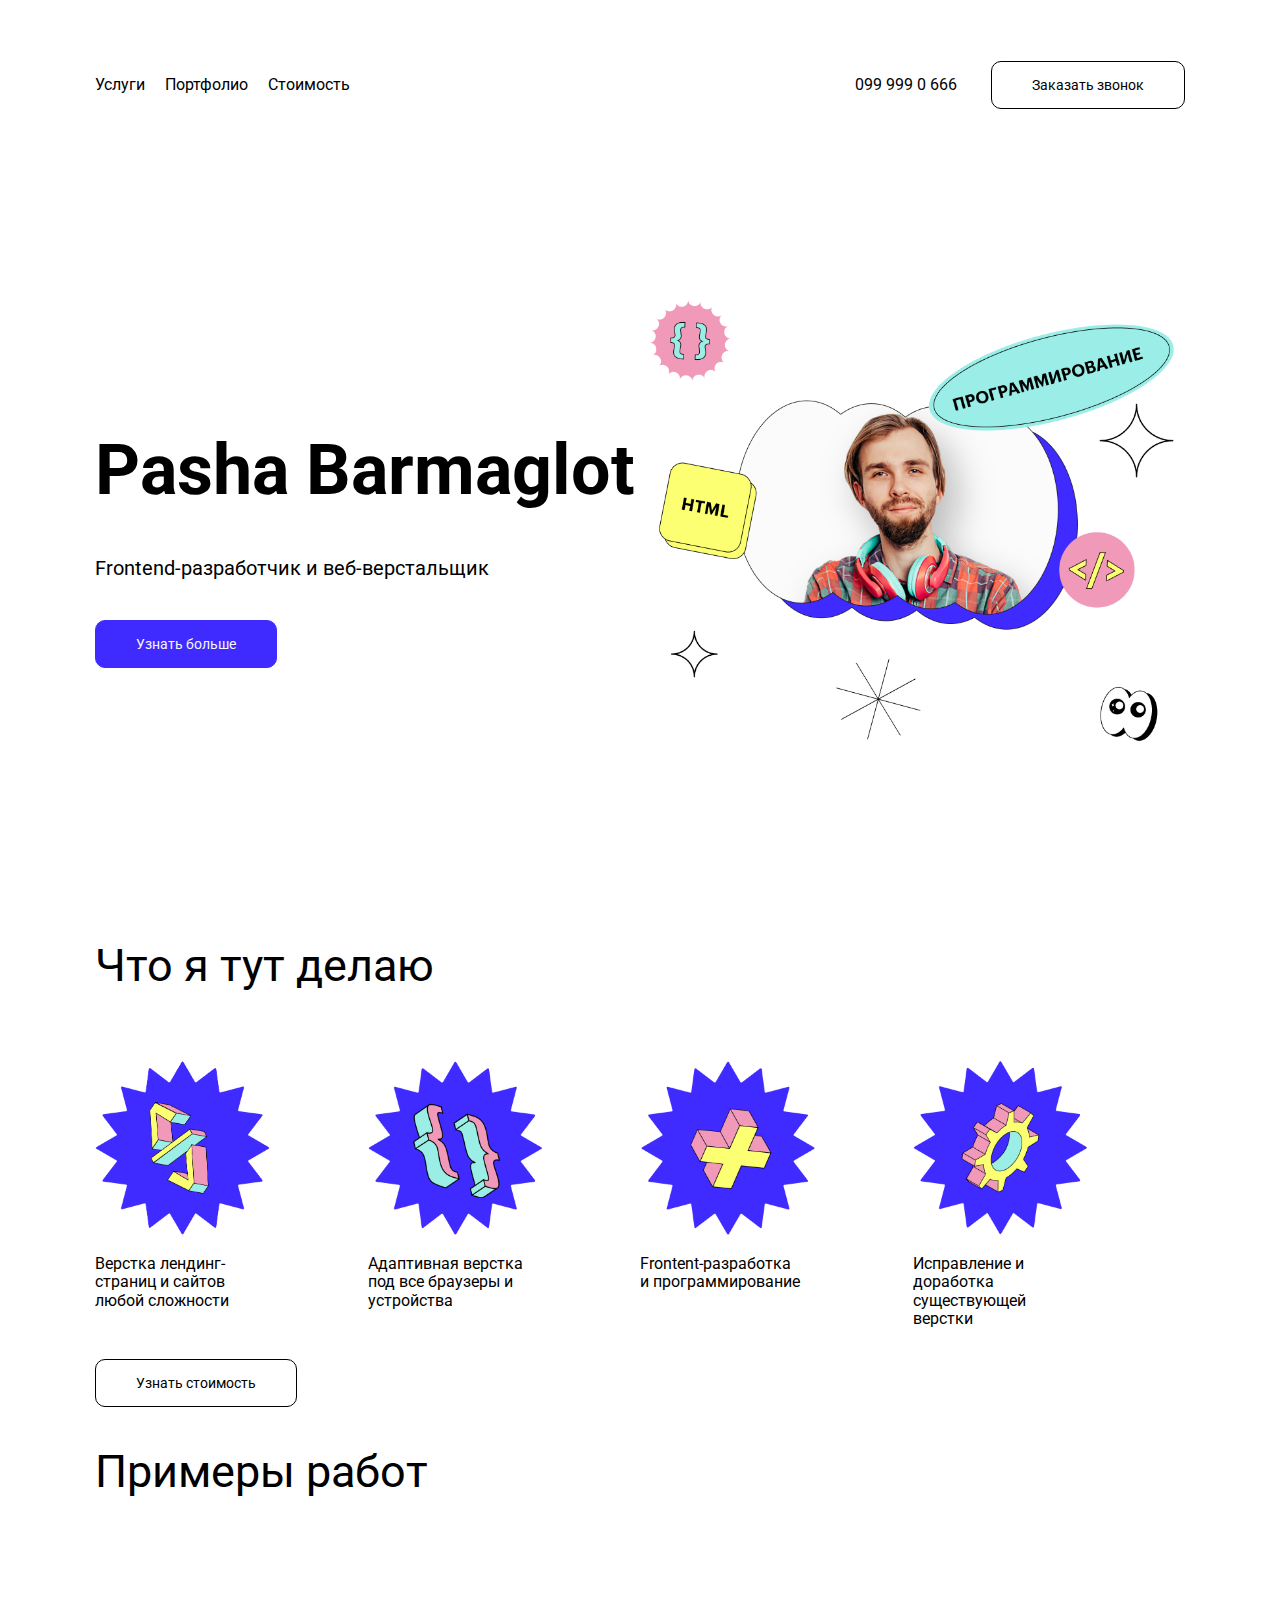
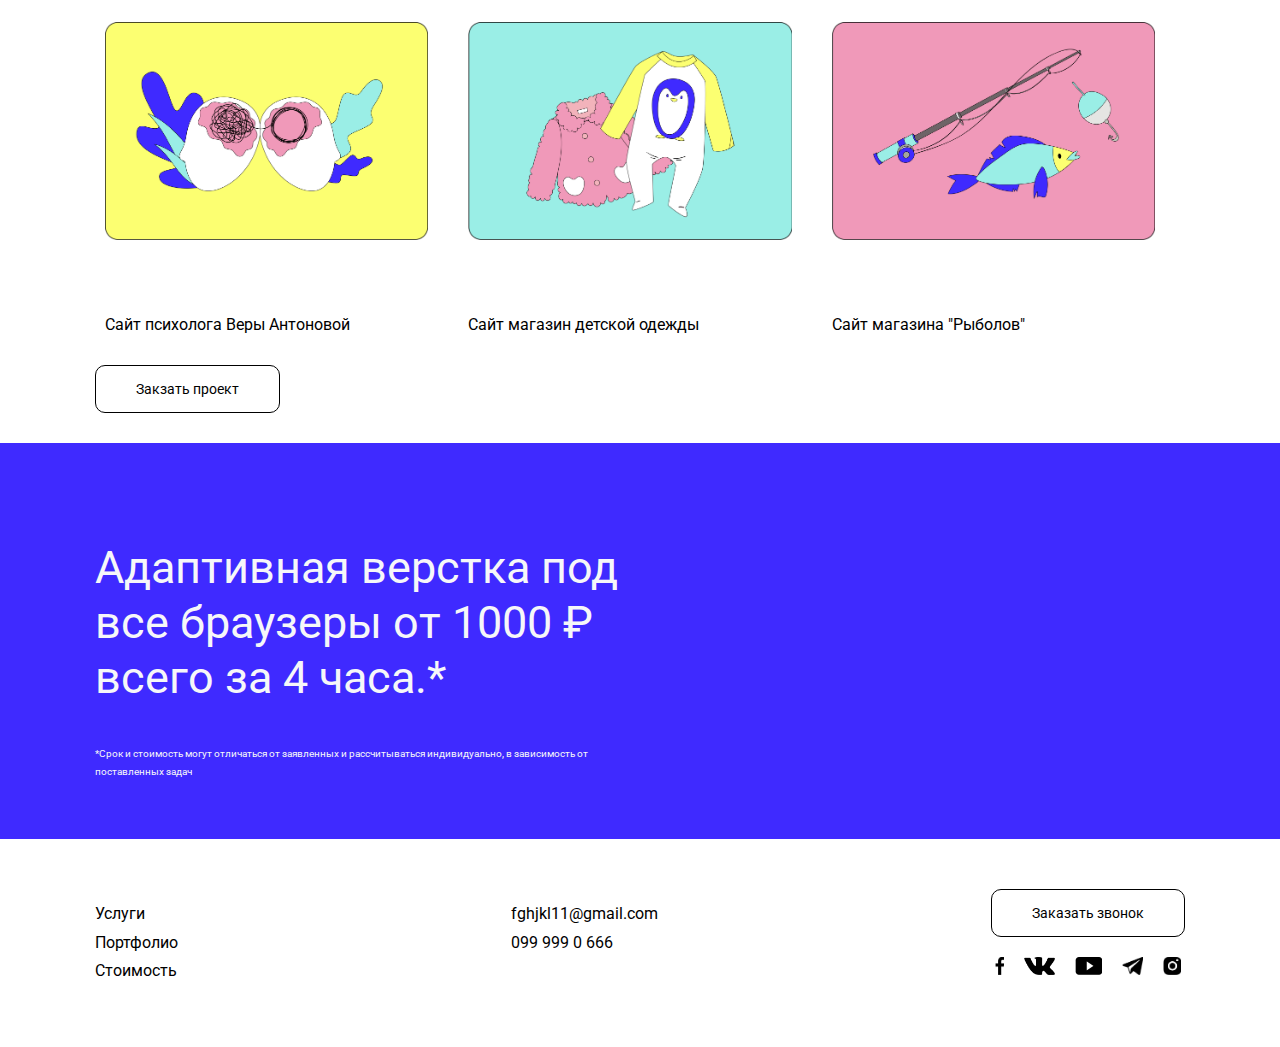
<file: Front-End_skillbox/index.html>
<!DOCTYPE html>
<html lang="en">
<head>
    <meta charset="UTF-8">
    <meta name="viewport" content="width=device-width, initial-scale=1.0">
    <title>Vasya Design</title>
    <link rel="stylesheet" href="index.css">

</head>
<body>
	<script src="https://ajax.googleapis.com/ajax/libs/jquery/3.5.1/jquery.min.js"></script>
	<script type="text/javascript">
	$(function(){
		$('button').on('click', function(){
			$('.popup-container').css('display', 'flex');
		});

		$('.close-icon').on('click', function(){
			$('.popup-container').css('display', 'none');
		})
	});
	</script>

    <header>
<div class="popup-container">
		<div class="popup">
			<a href="#" class="close-icon"></a>
			<h3>Отправка заявки</h3>
			<div class="popup-fields">
				<input type="text" placeholder="Ваше имя">
			</div>
			<button></button>
		</div>
	</div>
    	
        <div class="top-nav-menu container">
            <nav>
                <ul>
                    <li><a href="#service">Услуги</a></li>
                    <li><a href="#portfolio">Портфолио</a></li>
                    <li><a href="#price">Стоимость</a></li>
                </ul>
            </nav>
            <div class="callback">
                <a href="tel:66666666666" class="callback__phone">099 999 0 666</a>
                <a href="" class="callback__ordercall button">Заказать звонок</a>
            </div>
        </div>
    </header>
    <section class="main-display container">
        <div class="main-display__info">
            <h1 class="main-display__title">Pasha Barmaglot</h1>
            <span class="subtitle main-display__subtitle">Frontend-разработчик и веб-верстальщик</span>
            <a href="" class="button main-display__button">Узнать больше</a>
        </div>
        <div class="main-display__bg"></div>
    </section>
    <section id="service" class="services container">
        <h2 class="title services__title">
            Что я тут делаю 
        </h2>
        <div class="services__row">
            <a href="" class="services__column"><img src="1.png" alt=""><span>Верстка лендинг-страниц и сайтов любой сложности</span></a>
            <a href="" class="services__column"><img src="2.png" alt=""><span>Адаптивная верстка под все браузеры и устройства</span></a>
            <a href="" class="services__column"><img src="3.png" alt=""><span>Frontent-разработка и программирование</span></a>
            <a href="" class="services__column"><img src="4.png" alt=""><span>Исправление и доработка существующей верстки</span></a>
        </div>
        <a href="" class="button services__button">Узнать стоимость</a>
    </section>
    <section id="portfolio" class="portfolio container">
        <h2 class="title portfolio__title">
            Примеры работ
        </h2>
        <div class="portfolio__row">
            <a href="" class="portfolio__column">
                <div class="portfolio__img"><img src="w1.png" alt=""></div>
                <span>Сайт психолога Веры Антоновой</span>
            </a>
            <a href="" class="portfolio__column">
                <div class="portfolio__img"><img src="w2.png" alt=""></div>
                <span>Сайт магазин детской одежды</span>
            </a>
            <a href="" class="portfolio__column">
                <div class="portfolio__img"><img src="w3.png" alt=""></div>
                <span>Сайт магазина "Рыболов"</span>
            </a>
        </div>
        <a href="" class="button portfolio__button">Закзать проект</a>
    </section>
    <section id="price" class="price">
        <div class="container">
            <div class="price__info">
                <h2 class="title price__title">
                    Адаптивная верстка под все браузеры от 1000 &#8381; всего за 4 часа.*
                </h2>
                <span class="price__descr">*Срок и стоимость могут отличаться от заявленных и рассчитываться индивидуально, в зависимость от поставленных задач</span>
            </div>
        </div>
    </section>
    <footer class="footer">
        <div class="footer__inside container">
            <nav class="footer__column">
                <ul>
                    <li><a href="#service">Услуги</a></li>
                    <li><a href="#portfolio">Портфолио</a></li>
                    <li><a href="#price">Стоимость</a></li>
                </ul>
            </nav>
            <div class="footer__column">
                <ul>
                    <li><a href="mail:maxburtsev.work@gmail.com">fghjkl11@gmail.com</a></li>
                    <a href="tel:66666666666" class="callback__phone">099 999 0 666 </a>
                </ul>
            </div>
            <div class="footer__column">
                <a href="" class="callback__ordercall button">Заказать звонок</a>
                <div class="footer__social">
                    <a href=""><img src="fb.png" alt=""></a>
                    <a href=""><img src="vk.png" alt=""></a>
                    <a href=""><img src="you.png" alt=""></a>
                    <a href=""><img src="telegram.png" alt=""></a>
                    <a href=""><img src="inst.png" alt=""></a>
                </div>
            </div>
        </div>
    </footer>
    <!-- <script src="js/index.js"></script> -->
</body>
</html>
</file>
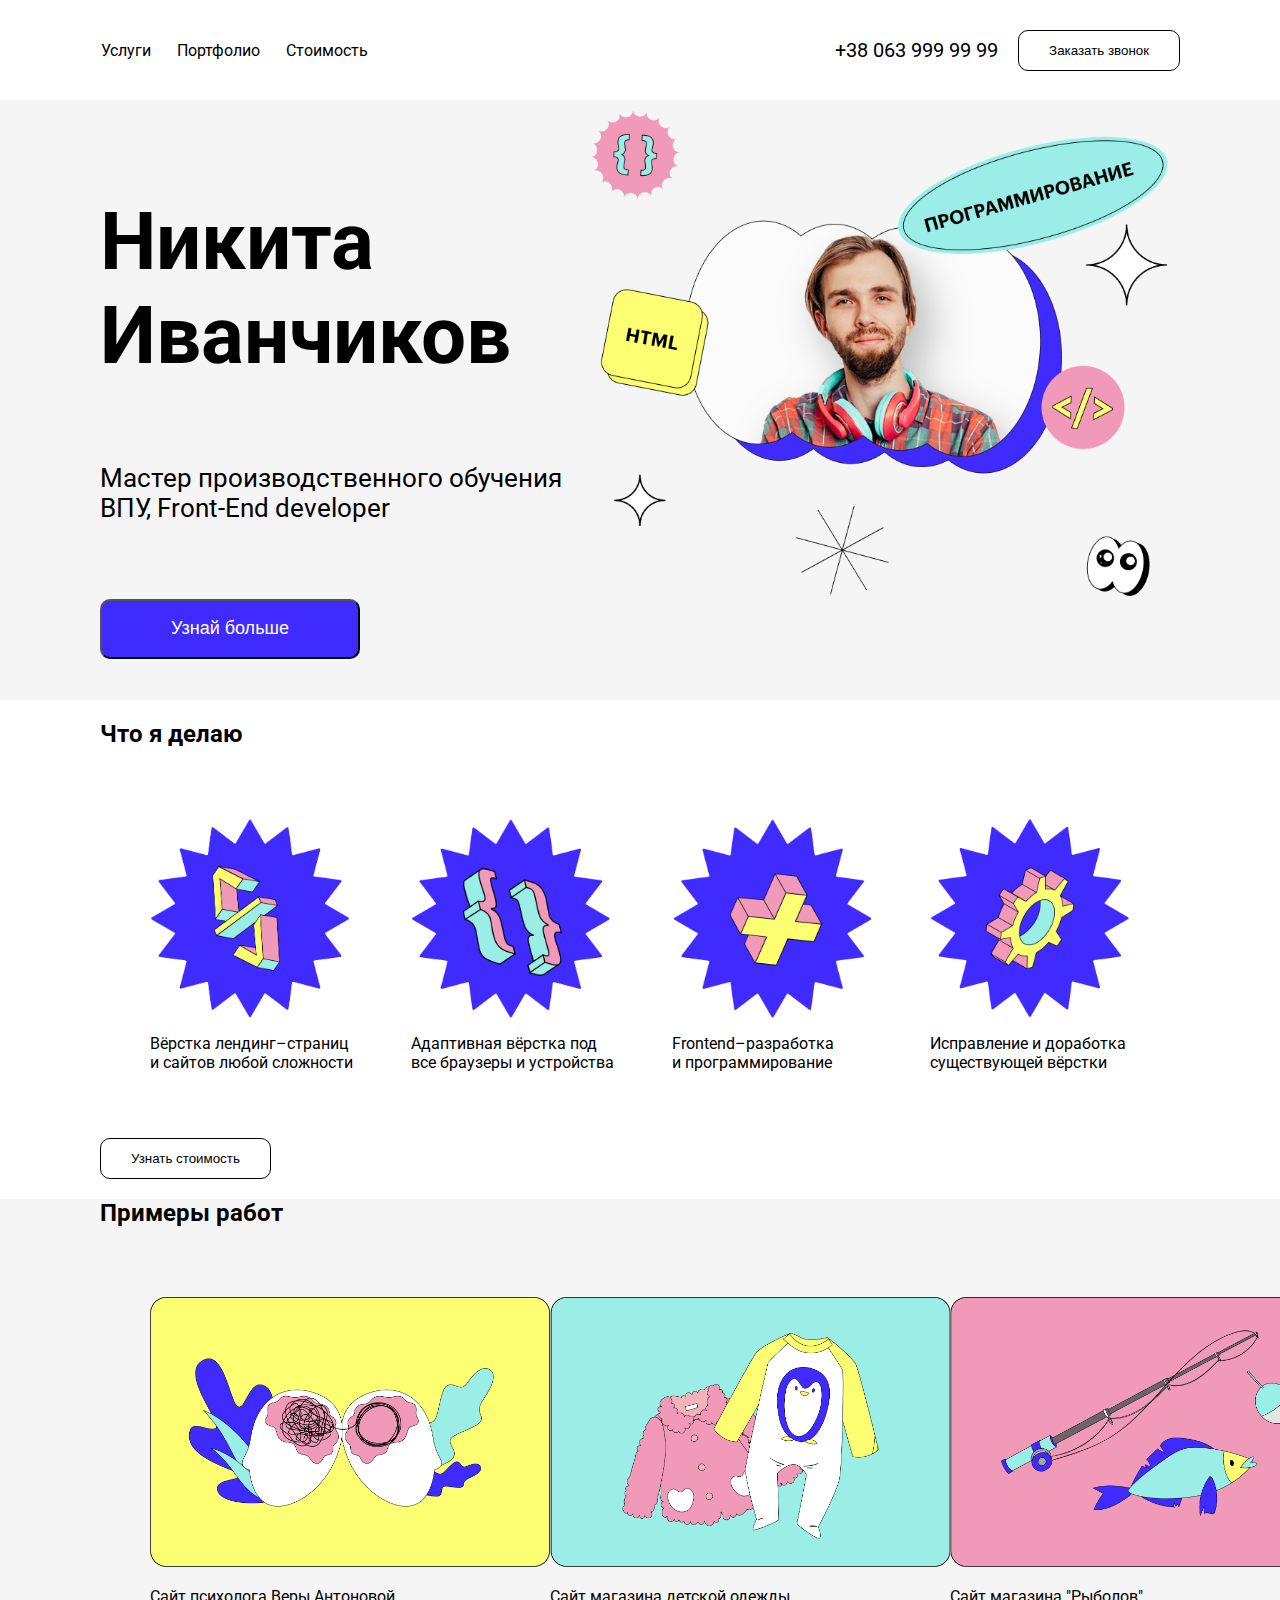
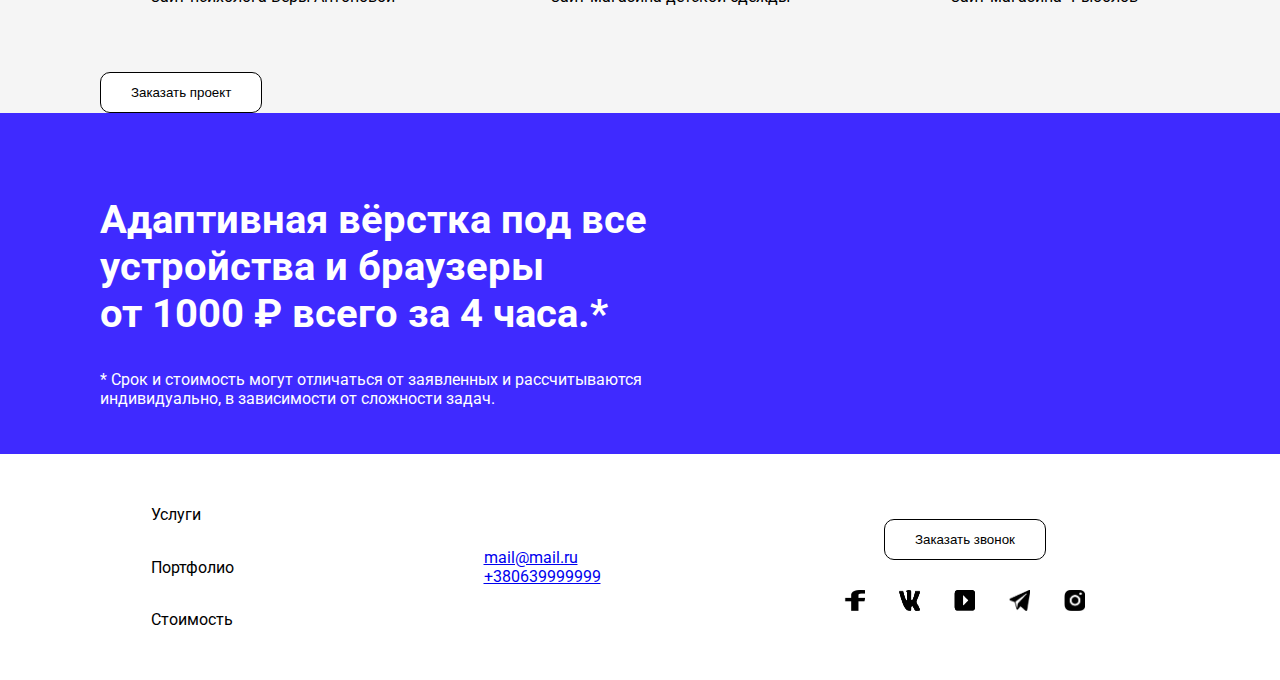
<file: Front-End_skillbox/Skillbox-freeLesson--master/index.html>
<!DOCTYPE html>
<html>
<head>
    <title>Никита Иванчиков — официальный сайт</title>
    
    <link rel="stylesheet" href="css/style.css">
    <link href="https://fonts.googleapis.com/css2?family=Roboto:wght@500&display=swap" rel="stylesheet">
    <script src="https://ajax.googleapis.com/ajax/libs/jquery/3.5.1/jquery.min.js"></script>
	<script type="text/javascript">
        $(function(){
            $('button').on('click', function(){
                $('.popup-container').css('display', 'flex');
            });
    
            $('.close-icon').on('click', function(){
                $('.popup-container').css('display', 'none');
            })
    
            $('#send-button').on('click', function(){
                let data = {
                    'name': $('#name').val(),
                    'email': $('#email').val()
                };
                $.post('/api.php', data, function(response){
                    alert('YES');
                });
            });
        });
        </script>
</head>
<body>
	<header class="header">
        <div class="container">
            <div class="row">
                <nav class="menu">
                    <a href="#">Услуги</a>
                    <a href="#">Портфолио</a>
                    <a href="#">Стоимость</a>
                </nav>
                <div class="phone-container">
                    <a class="phone" href="tel:+38 063 999 99 99">+38 063 999 99 99</a>
                    <button class="light-button">Заказать звонок</button>
                </div>
            </div>
        </div>
    </header>
    <main class="main">
        <section class="header-section">
            <div class="container">
                <div class="row">
                    <div class="col-lg-6">
                        <h1 class="name">Никита Иванчиков</h1>
                        <p class=""> Мастер производственного обучения ВПУ, Front-End developer</p>
                        <button>Узнай больше</button>
                    </div>
                    <div class="col-lg-6">
                        <div class="image"></div>
                    </div>
                </div>
            </div>
        </section>
        <section class="my-work">
            <div class="container">
                <h2>Что я делаю</h2>
                <div class="row">
                    <div class="service-item">
                        <img src="img/1.png" alt="">
                        <p>Вёрстка лендинг–страниц<br/>и сайтов любой сложности</p>
                    </div>
                    <div class="service-item">
                        <img src="img/2.png" alt="">
                        <p>Адаптивная вёрстка под<br/>все
                            браузеры и устройства</p>
                    </div>
                    <div class="service-item">
                        <img src="img/3.png" alt="">
                        <p>Frontend–разработка<br/>
                            и программирование</p>
                    </div>
                    <div class="service-item">
                        <img src="img/4.png" alt="">
                        <p>Исправление и доработка<br/>
                            существующей вёрстки</p>
                    </div>
                </div>
                <button class="light-button">
                    Узнать стоимость
                </button>

            </div>
        </section>
        <section class="exampels">
            <div class="container">
                <h2>Примеры работ</h2>
                <div class="row">
                    <div class="example-item">
                        <img src="img/example-1.png" alt="">
                        <p>Cайт психолога Веры Антоновой</p>
                    </div>
                    <div class="example-item">
                        <img src="img/example-2.png" alt="">
                        <p>Cайт магазина детской одежды</p>
                    </div>
                    <div class="example-item">
                        <img src="img/example-3.png" alt="">
                        <p>Cайт магазина "Рыболов"</p>
                    </div>
                </div>
                <button class="light-button">
                    Заказать проект
                </button>
            </div>
        </section>
        <section class="price">
            <div class="container">
                <h2>Адаптивная вёрстка под все <br/> устройства
                    и браузеры <br/> от 1000 ₽ всего за 4 часа.*</h2>
                    <p>* Срок и стоимость могут отличаться от заявленных и рассчитываются <br> индивидуально, в зависимости от сложности задач.</p>
            </div>
        </section>
    </main>
    <footer class="footer">
        <div class="container">
            <div class="row">
                <nav class="footer-nav row">
                    <a href="">Услуги</a>
                    <a href="">Портфолио</a>
                    <a href="">Стоимость</a>
                </nav>
                <div class="footer-contacts row">
                    <a href="mailto:mail@mail.ru">mail@mail.ru</a>
                    <a href="tel:+380639999999">+380639999999</a>
                </div>
                <div class="social">
                    <div class="social__button"><button class="light-button">Заказать звонок</button></div>
                    <div class="social-links">
                        <a href=""><img src="img/fb.png" alt=""></a>
                        <a href=""><img src="img/vk.png" alt=""></a>
                        <a href=""><img src="img/you.png" alt=""></a>
                        <a href=""><img src="img/telegram.png" alt=""></a>
                        <a href=""><img src="img/inst.png" alt=""></a>
                    </div>
                </div>
            </div>
        </div>
    </footer>
    <div class="popup-container">
		<div class="popup">
			<a href="#" class="close-icon"></a>
			<h3>Отправка заявки</h3>
			<form class="popup-fields">
				<input type="text" name="name" id="name" placeholder="Ваше имя">
				<input type="email" name="email" id="email" placeholder="Ваш e-mail">
			</form>
			<button id="send-button" class="light-button">Отправить</button>
		</div>
	</div>
</body>
</html>
</file>
<file: Front-End_skillbox/Skillbox-freeLesson--master/css/style.css>
html, body {
    padding: 0;
    margin: 0;
}
body{
    font-family: 'Roboto', sans-serif;
}

.row{
    display: flex;
}
.container {
    padding-left: 100px;
    padding-right: 100px;
}
.header .row{
    justify-content: space-between;
    align-items: center;
    height: 100px;
}
nav a {
    margin-right: 20px;
    color: black;
    text-decoration: none;
    font-size: 20;
    border: 1px solid transparent;
}
nav a:hover {
    border-bottom: 1px solid black;
}
.phone{
    margin-right: 20px;
    font-size: 20px;
    text-decoration: none;
    color: black;
}
.light-button {
    border: 1px solid #000000;
    box-sizing: border-box;
    border-radius: 10px;
    background-color: white;
    padding: 12px 30px;
    cursor: pointer;
    outline: none;
}
.phone-container{
    display: flex;
    justify-content: flex-end;
    align-items: center;
}
.name {
    font-size: 80px;
}
.header-section{
    background-color: whitesmoke;
}
.header-section .row{
    justify-content: space-between;
}
.col-lg-6{
    display: flex;
    flex-direction: column;
    align-items:flex-start;
    justify-content: center;
}
.header-section p{
    font-size: 26px;
}
.header-section button{
    width: 260px;
    font-size: 18px;
    color: #FFF;
    background: #3F2AFF;
    border-radius: 10px;
    outline: none;
    cursor: pointer;
    height: 60px;
    margin-top: 50px;
}
.image{
    background-repeat: no-repeat;
    background-size: contain;
    width: 600px;
    height: 600px;
    background-image: url(../img/man.png);
}
.service-item{
    display: flex;
    flex-direction: column;
}
.service-item img{
    width: 200px;
}
.my-work .row{
    justify-content: space-between;
    padding: 50px;
}
.exampels{
    background-color: whitesmoke;
}
.example-item img{
    width: 400px;
}
.exampels .row{
    justify-content: space-between;
    padding: 50px;
}
.price {
    padding-top: 50px;
    background-color: #3F2AFF;
    padding-bottom: 30px;
}
.price h2 {
    color: white;
    font-size: 40px;
}
.price p{
    color: white;
    
}
.footer{
    padding: 50px;
}
.social div {
    padding: 15px;
}
.footer .row{
    justify-content: space-between;
}
.footer-nav.row{
    flex-direction: column;
}
.footer-contacts.row{
    flex-direction: column; 
    justify-content: center;
}
.social-links img{
    width: 21px;
    height: 21px;
    margin-right: 30px;
}
.social__button button{
    margin-left: 40px;
}
.popup-container {
    position: fixed;
    top: 0;
    left: 0;
    width: 100%;
    height: 100%;
    display: none;
    /*display: flex;*/
    justify-content: center;
    align-items: center;
    background-color: #3635f55c;
    z-index: 100;
}
.popup-fields {
    display: flex;
    flex-direction: column;
    align-items: stretch;
}
.popup-fields input {
    margin-bottom: 10px;
}
.close-icon {
    float: right;
    width: 20px;
    height: 20px;
    background-image: url('/img/close.png');
    background-repeat: no-repeat;
    background-position: center;
    background-size: contain;
}
.popup {
    min-width: 200px;
    background-color: white;
    border-radius: 5px;
    padding: 10px;
}
</file>
<file: Front-End_skillbox/index.css>
/*! normalize.css v8.0.0 | MIT License | github.com/necolas/normalize.css */
/* Document
   ========================================================================== */
/**
 * 1. Correct the line height in all browsers.
 * 2. Prevent adjustments of font size after orientation changes in iOS.
 */
@import url("https://fonts.googleapis.com/css2?family=Roboto:wght@300;400;700&display=swap");
html {
  line-height: 1.15;
  /* 1 */
  -webkit-text-size-adjust: 100%;
  /* 2 */ }

/* Sections
   ========================================================================== */
/**
 * Remove the margin in all browsers.
 */
body {
  margin: 0; }

/**
 * Correct the font size and margin on `h1` elements within `section` and
 * `article` contexts in Chrome, Firefox, and Safari.
 */
h1 {
  font-size: 2em;
  margin: 0.67em 0; }

/* Grouping content
   ========================================================================== */
/**
 * 1. Add the correct box sizing in Firefox.
 * 2. Show the overflow in Edge and IE.
 */
hr {
  -webkit-box-sizing: content-box;
          box-sizing: content-box;
  /* 1 */
  height: 0;
  /* 1 */
  overflow: visible;
  /* 2 */ }

/**
 * 1. Correct the inheritance and scaling of font size in all browsers.
 * 2. Correct the odd `em` font sizing in all browsers.
 */
pre {
  font-family: monospace, monospace;
  /* 1 */
  font-size: 1em;
  /* 2 */ }

/* Text-level semantics
   ========================================================================== */
/**
 * Remove the gray background on active links in IE 10.
 */
a {
  background-color: transparent; }

/**
 * 1. Remove the bottom border in Chrome 57-
 * 2. Add the correct text decoration in Chrome, Edge, IE, Opera, and Safari.
 */
abbr[title] {
  border-bottom: none;
  /* 1 */
  text-decoration: underline;
  /* 2 */
  -webkit-text-decoration: underline dotted;
          text-decoration: underline dotted;
  /* 2 */ }

/**
 * Add the correct font weight in Chrome, Edge, and Safari.
 */
b,
strong {
  font-weight: bolder; }

/**
 * 1. Correct the inheritance and scaling of font size in all browsers.
 * 2. Correct the odd `em` font sizing in all browsers.
 */
code,
kbd,
samp {
  font-family: monospace, monospace;
  /* 1 */
  font-size: 1em;
  /* 2 */ }

/**
 * Add the correct font size in all browsers.
 */
small {
  font-size: 80%; }

/**
 * Prevent `sub` and `sup` elements from affecting the line height in
 * all browsers.
 */
sub,
sup {
  font-size: 75%;
  line-height: 0;
  position: relative;
  vertical-align: baseline; }

sub {
  bottom: -0.25em; }

sup {
  top: -0.5em; }

/* Embedded content
   ========================================================================== */
/**
 * Remove the border on images inside links in IE 10.
 */
img {
  border-style: none; }

/* Forms
   ========================================================================== */
/**
 * 1. Change the font styles in all browsers.
 * 2. Remove the margin in Firefox and Safari.
 */
button,
input,
optgroup,
select,
textarea {
  font-family: inherit;
  /* 1 */
  font-size: 100%;
  /* 1 */
  line-height: 1.15;
  /* 1 */
  margin: 0;
  /* 2 */ }

/**
 * Show the overflow in IE.
 * 1. Show the overflow in Edge.
 */
button,
input {
  /* 1 */
  overflow: visible; }

/**
 * Remove the inheritance of text transform in Edge, Firefox, and IE.
 * 1. Remove the inheritance of text transform in Firefox.
 */
button,
select {
  /* 1 */
  text-transform: none; }

/**
 * Correct the inability to style clickable types in iOS and Safari.
 */
button,
[type="button"],
[type="reset"],
[type="submit"] {
  -webkit-appearance: button; }

/**
 * Remove the inner border and padding in Firefox.
 */
button::-moz-focus-inner,
[type="button"]::-moz-focus-inner,
[type="reset"]::-moz-focus-inner,
[type="submit"]::-moz-focus-inner {
  border-style: none;
  padding: 0; }

/**
 * Restore the focus styles unset by the previous rule.
 */
button:-moz-focusring,
[type="button"]:-moz-focusring,
[type="reset"]:-moz-focusring,
[type="submit"]:-moz-focusring {
  outline: 1px dotted ButtonText; }

/**
 * Correct the padding in Firefox.
 */
fieldset {
  padding: 0.35em 0.75em 0.625em; }

/**
 * 1. Correct the text wrapping in Edge and IE.
 * 2. Correct the color inheritance from `fieldset` elements in IE.
 * 3. Remove the padding so developers are not caught out when they zero out
 *    `fieldset` elements in all browsers.
 */
legend {
  -webkit-box-sizing: border-box;
          box-sizing: border-box;
  /* 1 */
  color: inherit;
  /* 2 */
  display: table;
  /* 1 */
  max-width: 100%;
  /* 1 */
  padding: 0;
  /* 3 */
  white-space: normal;
  /* 1 */ }

/**
 * Add the correct vertical alignment in Chrome, Firefox, and Opera.
 */
progress {
  vertical-align: baseline; }

/**
 * Remove the default vertical scrollbar in IE 10+.
 */
textarea {
  overflow: auto; }

/**
 * 1. Add the correct box sizing in IE 10.
 * 2. Remove the padding in IE 10.
 */
[type="checkbox"],
[type="radio"] {
  -webkit-box-sizing: border-box;
          box-sizing: border-box;
  /* 1 */
  padding: 0;
  /* 2 */ }

/**
 * Correct the cursor style of increment and decrement buttons in Chrome.
 */
[type="number"]::-webkit-inner-spin-button,
[type="number"]::-webkit-outer-spin-button {
  height: auto; }

/**
 * 1. Correct the odd appearance in Chrome and Safari.
 * 2. Correct the outline style in Safari.
 */
[type="search"] {
  -webkit-appearance: textfield;
  /* 1 */
  outline-offset: -2px;
  /* 2 */ }

/**
 * Remove the inner padding in Chrome and Safari on macOS.
 */
[type="search"]::-webkit-search-decoration {
  -webkit-appearance: none; }

/**
 * 1. Correct the inability to style clickable types in iOS and Safari.
 * 2. Change font properties to `inherit` in Safari.
 */
::-webkit-file-upload-button {
  -webkit-appearance: button;
  /* 1 */
  font: inherit;
  /* 2 */ }

/* Interactive
   ========================================================================== */
/*
 * Add the correct display in Edge, IE 10+, and Firefox.
 */
details {
  display: block; }

/*
 * Add the correct display in all browsers.
 */
summary {
  display: list-item; }

/* Misc
   ========================================================================== */
/**
 * Add the correct display in IE 10+.
 */
template {
  display: none; }

/**
 * Add the correct display in IE 10.
 */
[hidden] {
  display: none; }

input, select {
  border-radius: 0; }

:root {
  -webkit-box-sizing: border-box;
          box-sizing: border-box; }

*,
::before,
::after {
  -webkit-box-sizing: inherit;
          box-sizing: inherit; }

.container-max {
  padding: 0 1em;
  padding: 0 -webkit-calc(50% - $max_width/2);
  padding: 0 calc(50% - $max_width/2); }
  @media only screen and (max-width: 1199.98px) {
    .container-max {
      padding: 0 1em;
      padding: 0 -webkit-calc(50% - $max_width/2);
      padding: 0 calc(50% - $max_width/2); } }
  @media only screen and (max-width: 991.98px) {
    .container-max {
      padding: 0 1em;
      padding: 0 -webkit-calc(50% - $max_width/2);
      padding: 0 calc(50% - $max_width/2); } }
  @media only screen and (max-width: 767.98px) {
    .container-max {
      padding: 0 1em;
      padding: 0 -webkit-calc(50% - $max_width/2);
      padding: 0 calc(50% - $max_width/2); } }
  @media only screen and (max-width: 575.98px) {
    .container-max {
      padding: 0 15px; } }

.container {
  width: 100%;
  max-width: 1650px;
  padding: 0 15px;
  margin: 0 auto; }
  @media only screen and (max-width: 1650px) {
    .container {
      max-width: 1120px; } }
  @media only screen and (max-width: 1199.98px) {
    .container {
      max-width: 960px; } }
  @media only screen and (max-width: 991.98px) {
    .container {
      max-width: 720px; } }
  @media only screen and (max-width: 767.98px) {
    .container {
      max-width: 540px; } }
  @media only screen and (max-width: 575.98px) {
    .container {
      max-width: auto; } }

button {
  -webkit-appearance: none;
  background: transparent;
  border: 2px solid gray;
  border-radius: 0;
  outline: none; }

button:focus,
button:hover {
  border-color: black; }

input[type="text"],
input[type="number"],
input[type="password"],
input[type="tel"],
input[type="email"] {
  -webkit-box-shadow: none;
          box-shadow: none;
  -webkit-appearance: none;
  outline: none;
  border: 1px solid gray;
  border-radius: 0;
  width: 10rem;
  height: 1.5rem;
  padding: 0 0.5rem;
  line-height: 1.5;
  font-size: 1rem; }
  input[type="text"]:focus,
  input[type="number"]:focus,
  input[type="password"]:focus,
  input[type="tel"]:focus,
  input[type="email"]:focus {
    border-color: black; }
  input[type="text"]::-webkit-input-placeholder, input[type="number"]::-webkit-input-placeholder, input[type="password"]::-webkit-input-placeholder, input[type="tel"]::-webkit-input-placeholder, input[type="email"]::-webkit-input-placeholder {
    color: #999; }
  input[type="text"]::-moz-placeholder, input[type="number"]::-moz-placeholder, input[type="password"]::-moz-placeholder, input[type="tel"]::-moz-placeholder, input[type="email"]::-moz-placeholder {
    color: #999; }
  input[type="text"]:-ms-input-placeholder, input[type="number"]:-ms-input-placeholder, input[type="password"]:-ms-input-placeholder, input[type="tel"]:-ms-input-placeholder, input[type="email"]:-ms-input-placeholder {
    color: #999; }
  input[type="text"]::-ms-input-placeholder, input[type="number"]::-ms-input-placeholder, input[type="password"]::-ms-input-placeholder, input[type="tel"]::-ms-input-placeholder, input[type="email"]::-ms-input-placeholder {
    color: #999; }
  input[type="text"]::placeholder,
  input[type="number"]::placeholder,
  input[type="password"]::placeholder,
  input[type="tel"]::placeholder,
  input[type="email"]::placeholder {
    color: #999; }

textarea {
  resize: vertical; }
  textarea::-webkit-input-placeholder {
    color: #999; }
  textarea::-moz-placeholder {
    color: #999; }
  textarea:-ms-input-placeholder {
    color: #999; }
  textarea::-ms-input-placeholder {
    color: #999; }
  textarea::placeholder {
    color: #999; }

:root {
  font-size: 16px; }

body {
  font-family: "Roboto", sans-serif;
  color: #000; }
  body a {
    color: #000;
    text-decoration: none;
    -webkit-transition: .6s;
    -o-transition: .6s;
    transition: .6s; }
    body a:hover {
      text-decoration: underline; }
  body ul {
    list-style: none;
    padding: 0; }

.title {
  font-size: 45px;
  line-height: 55px;
  font-weight: 400; }

.button {
  display: inline-block;
  padding: 15px 40px;
  text-align: center;
  font-size: 14px;
  border: 1px solid #000;
  border-radius: 10px; }
  .button:hover {
    border: 1px solid #3f2aff;
    background: #3f2aff;
    color: #f6f7f9;
    text-decoration: none; }

.top-nav-menu {
  display: -webkit-box;
  display: -webkit-flex;
  display: -ms-flexbox;
  display: flex;
  -webkit-box-pack: justify;
  -webkit-justify-content: space-between;
      -ms-flex-pack: justify;
          justify-content: space-between;
  -webkit-box-align: center;
  -webkit-align-items: center;
      -ms-flex-align: center;
          align-items: center;
  padding: 60px 15px 40px; }
  .top-nav-menu ul {
    display: -webkit-box;
    display: -webkit-flex;
    display: -ms-flexbox;
    display: flex; }
    .top-nav-menu ul li {
      margin-right: 20px; }

.callback__phone {
  margin-right: 30px; }

.main-display {
  display: -webkit-box;
  display: -webkit-flex;
  display: -ms-flexbox;
  display: flex;
  -webkit-box-align: center;
  -webkit-align-items: center;
      -ms-flex-align: center;
          align-items: center;
  height: -webkit-calc(100vh - 150px);
  height: calc(100vh - 150px); }
  .main-display__info {
    display: -webkit-box;
    display: -webkit-flex;
    display: -ms-flexbox;
    display: flex;
    -webkit-box-orient: vertical;
    -webkit-box-direction: normal;
    -webkit-flex-direction: column;
        -ms-flex-direction: column;
            flex-direction: column;
    -webkit-box-align: start;
    -webkit-align-items: start;
        -ms-flex-align: start;
            align-items: start;
    width: 50%; }
    .main-display__info h1 {
      font-size: 70px; }
    .main-display__info span {
      font-size: 20px; }
  .main-display__button {
    display: block;
    margin-top: 40px;
    border: 1px solid #3f2aff;
    background: #3f2aff;
    color: #f6f7f9; }
    .main-display__button:hover {
      background: #f6f7f9;
      border: 1px solid #000;
      color: #000; }
  .main-display__bg {
    height: 100%;
    width: 50%;
    background: url("main.png") no-repeat;
    background-position: 50% 50%;
    background-size: contain; }

.services__row {
  display: -webkit-box;
  display: -webkit-flex;
  display: -ms-flexbox;
  display: flex;
  width: 100%;
  padding: 30px 0; }

.services__column {
  display: -webkit-box;
  display: -webkit-flex;
  display: -ms-flexbox;
  display: flex;
  -webkit-box-orient: vertical;
  -webkit-box-direction: normal;
  -webkit-flex-direction: column;
      -ms-flex-direction: column;
          flex-direction: column;
  width: -webkit-calc(100% / 4);
  width: calc(100% / 4); }
  .services__column img {
    width: 175px;
    height: 175px; }
  .services__column span {
    display: block;
    max-width: 60%;
    margin-top: 20px; }

.portfolio__row {
  display: -webkit-box;
  display: -webkit-flex;
  display: -ms-flexbox;
  display: flex;
  width: 100%;
  padding: 30px 0;
  margin: 0 -10px; }

.portfolio__column {
  display: -webkit-box;
  display: -webkit-flex;
  display: -ms-flexbox;
  display: flex;
  -webkit-box-orient: vertical;
  -webkit-box-direction: normal;
  -webkit-flex-direction: column;
      -ms-flex-direction: column;
          flex-direction: column;
  margin: 0 20px; }
  .portfolio__column span {
    display: block;
    max-width: 80%;
    margin-top: 20px; }

.portfolio__img {
  width: 100%;
  height: 330px; }
  .portfolio__img img {
    width: 100%;
    height: 100%;
    -o-object-fit: contain;
       object-fit: contain;
    -o-object-position: left;
       object-position: left; }

.price {
  background: #3f2aff;
  color: #f6f7f9;
  padding: 60px 15px;
  margin-top: 30px; }
  .price__info {
    width: 50%; }
    .price__info span {
      font-size: 10px;
      line-height: 11px; }

.footer__inside {
  display: -webkit-box;
  display: -webkit-flex;
  display: -ms-flexbox;
  display: flex;
  -webkit-box-pack: justify;
  -webkit-justify-content: space-between;
      -ms-flex-pack: justify;
          justify-content: space-between;
  padding: 50px 15px; }

.footer__column ul li {
  display: block;
  margin-bottom: 10px; }

.footer__column:last-child {
  display: -webkit-box;
  display: -webkit-flex;
  display: -ms-flexbox;
  display: flex;
  -webkit-box-orient: vertical;
  -webkit-box-direction: normal;
  -webkit-flex-direction: column;
      -ms-flex-direction: column;
          flex-direction: column;
  -webkit-box-align: center;
  -webkit-align-items: center;
      -ms-flex-align: center;
          align-items: center; }

.footer__social {
  display: -webkit-box;
  display: -webkit-flex;
  display: -ms-flexbox;
  display: flex;
  -webkit-box-pack: center;
  -webkit-justify-content: center;
      -ms-flex-pack: center;
          justify-content: center;
  margin-top: 20px; }
  .footer__social a {
    display: block;
    margin-right: 20px; }
    .footer__social a:last-child {
      margin-right: 0; }
  .footer__social img {
    height: 18px; }
.popup-container {
		position: fixed;

		width: 100%;
		height: 100%;
		display: none;
		/*display: flex;*/
		justify-content: center;
		align-items: center;
		background-color: #3635f55c;
	}
	.close-icon {
		float: right;
		width: 20px;
		height: 20px;
		background-image: url('/img/close.png');
		background-repeat: no-repeat;
		background-position: center;
		background-size: contain;s
	}
	.popup {
		min-width: 200px;
		background-color: white;
		border-radius: 5px;
		padding: 10px;
    z-index: 100;
    top:0;
    left: 0;
	}
</file>
